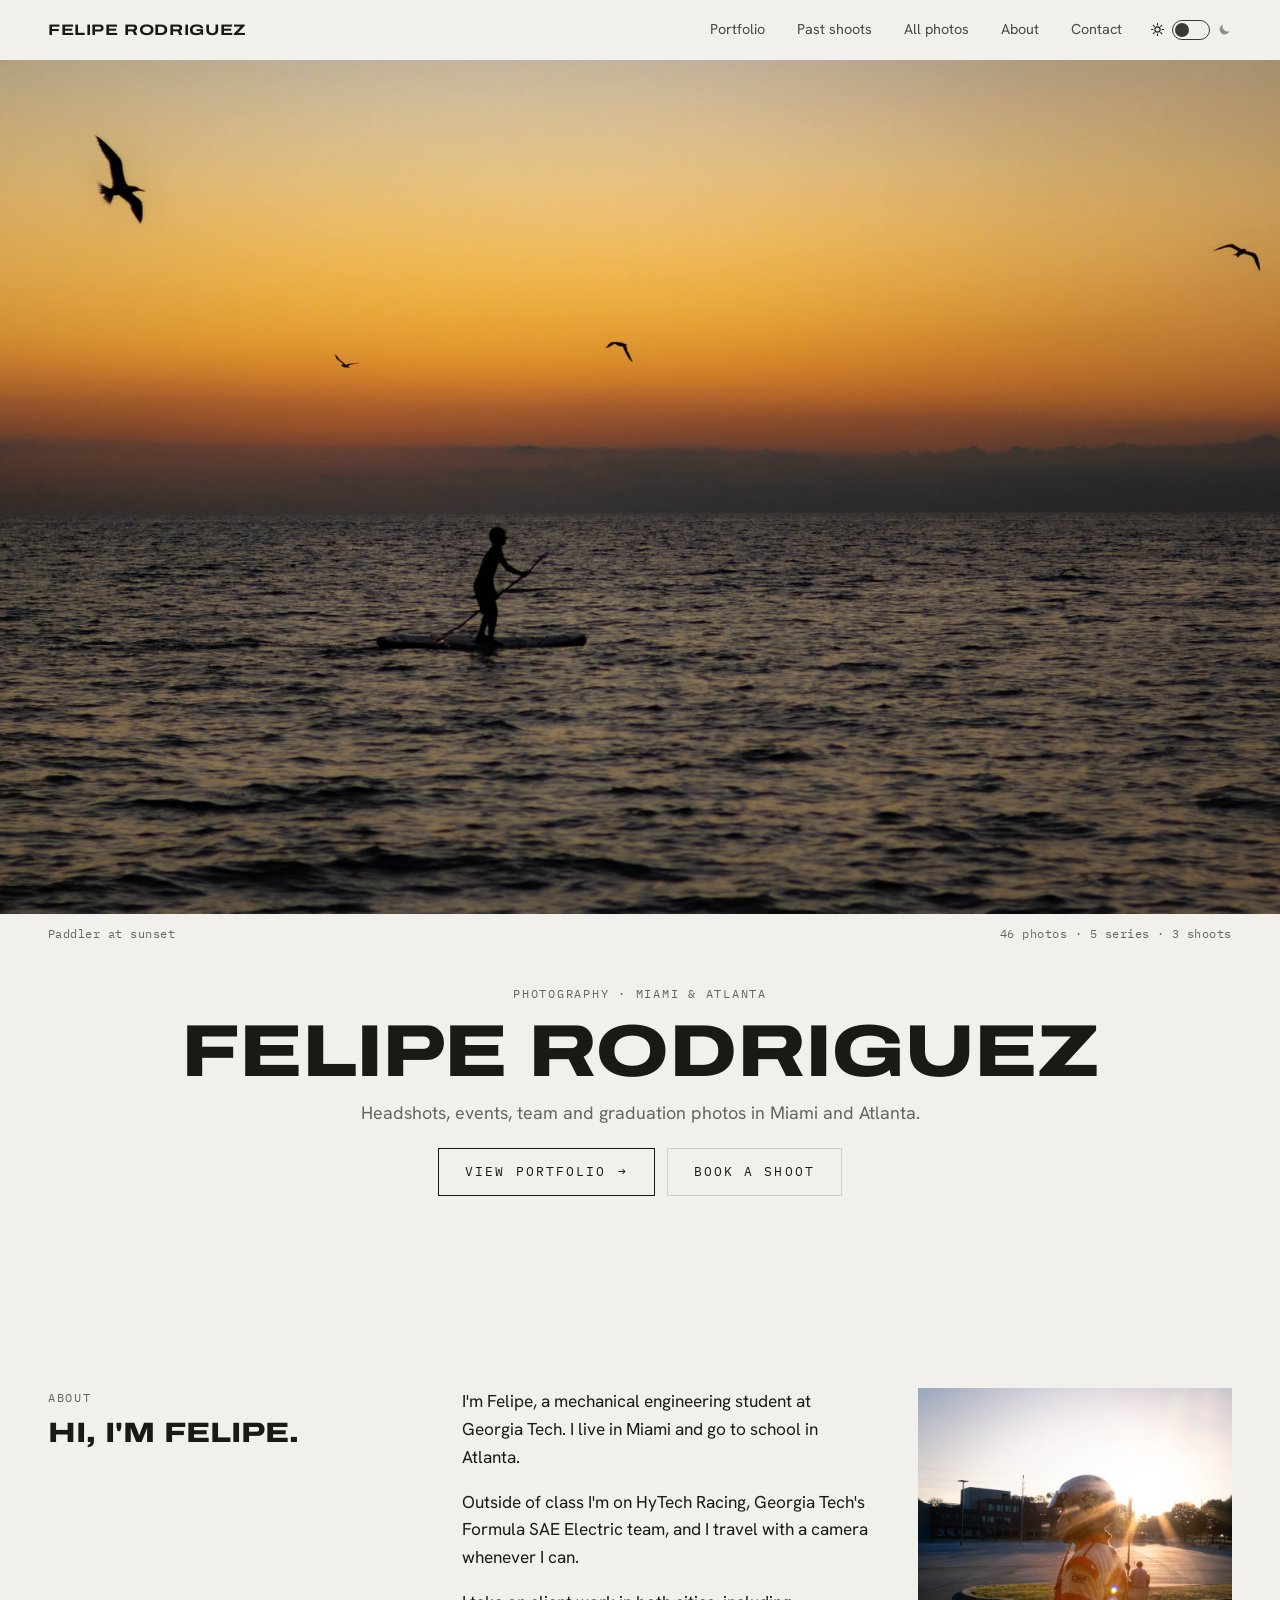
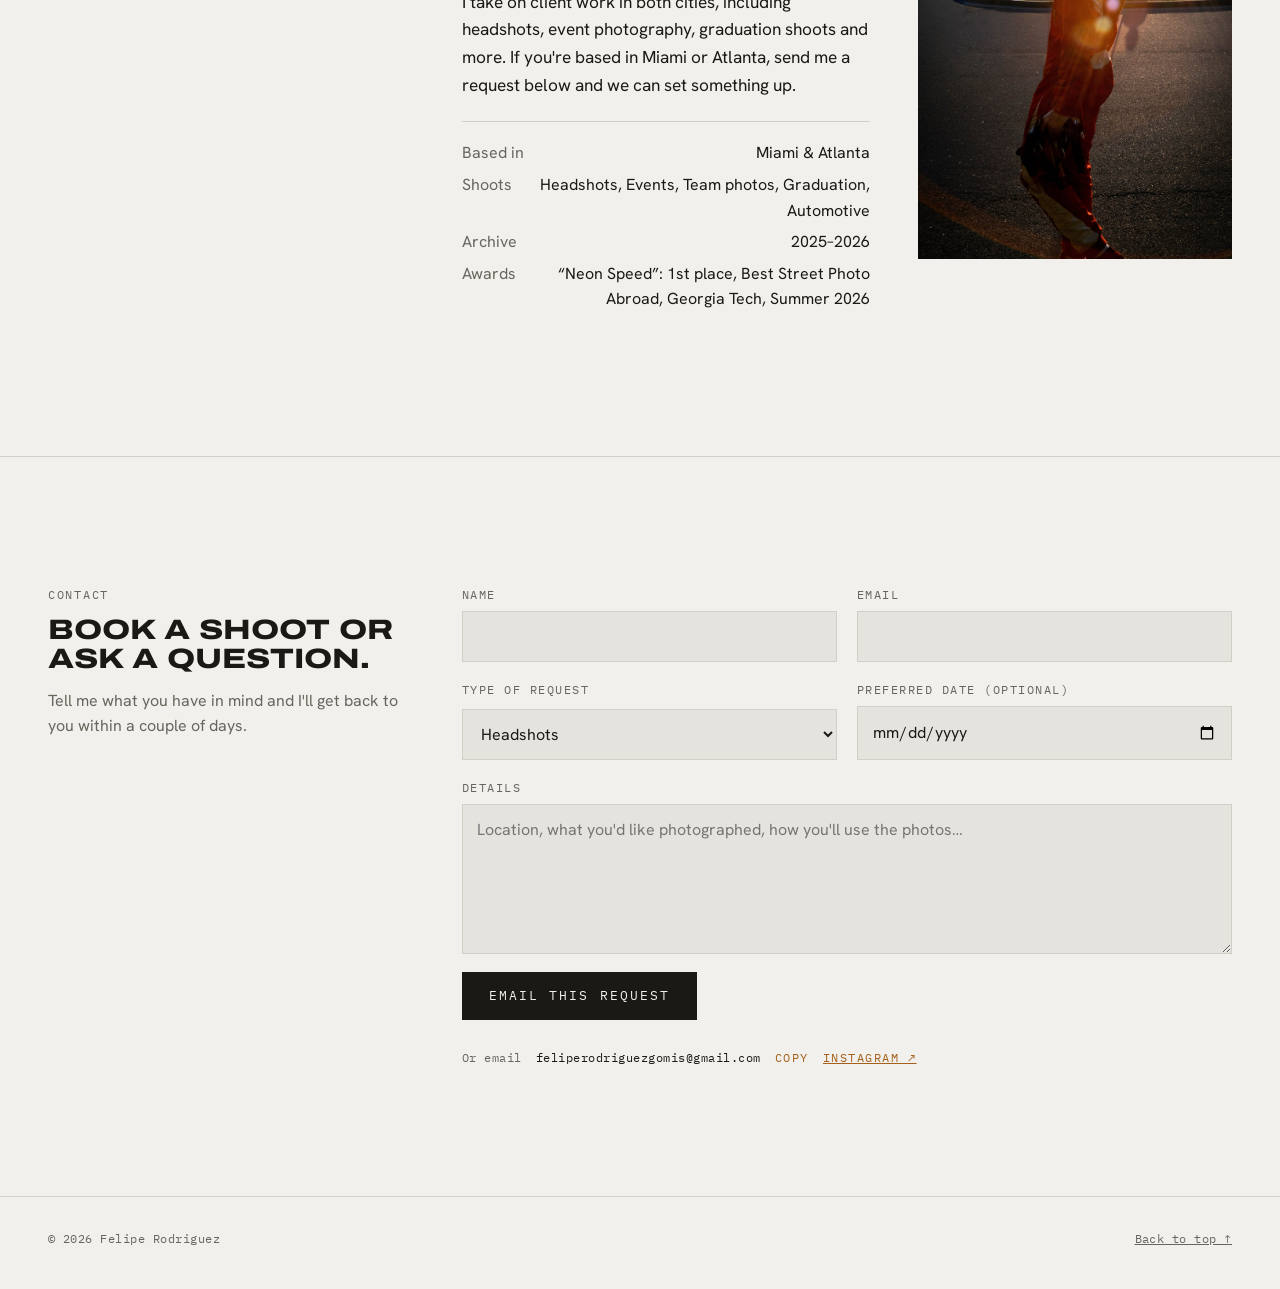
<file: index.html>
<!doctype html>
<html lang="en">
<head>
<meta charset="utf-8">
<meta name="viewport" content="width=device-width,initial-scale=1,viewport-fit=cover">
<title>Felipe Rodriguez | Photography</title>
<meta name="description" content="Photography by Felipe Rodriguez: travel, street, motorsport and client work in Miami and Atlanta.">
<link rel="icon" href="favicon.svg" type="image/svg+xml">
<link rel="icon" href="favicon-32.png" type="image/png" sizes="32x32">
<link rel="apple-touch-icon" href="apple-touch-icon.png">
<link rel="stylesheet" href="https://fonts.googleapis.com/css2?family=Archivo:wdth,wght@62..125,400..800&family=Hanken+Grotesk:wght@400;500;600&family=IBM+Plex+Mono:wght@400;500&display=swap">
<link rel="stylesheet" href="css/style.css">
<script>try { var t = localStorage.getItem("theme"); if (t === "light" || t === "dark") document.documentElement.setAttribute("data-theme", t); } catch (e) {}</script>
</head>
<body>


<header class="site-header" id="site-header">
  <div class="wrap bar">
    <a class="brand" href="#home"><span class="full" data-site="name"></span><span class="short" data-site="initials"></span></a>
    <div class="header-right">
      <nav class="nav" id="nav" aria-label="Main">
        <a href="#portfolio" data-nav="portfolio">Portfolio</a>
        <a href="#shoots" data-nav="shoots">Past shoots</a>
        <a href="#all" data-nav="all">All photos</a>
        <a href="#about" data-nav="about">About</a>
        <a href="#contact" data-nav="contact">Contact</a>
      </nav>
      <button class="theme-switch" id="theme-toggle" type="button" role="switch" aria-checked="true" aria-label="Dark mode" title="Switch light / dark">
        <svg class="ico sun" viewBox="0 0 24 24" aria-hidden="true"><circle cx="12" cy="12" r="4.2"/><path d="M12 2.5v2.2M12 19.3v2.2M2.5 12h2.2M19.3 12h2.2M5.3 5.3l1.6 1.6M17.1 17.1l1.6 1.6M5.3 18.7l1.6-1.6M17.1 6.9l1.6-1.6"/></svg>
        <span class="track"><span class="thumb"></span></span>
        <svg class="ico moon" viewBox="0 0 24 24" aria-hidden="true"><path d="M20 14.6A8.2 8.2 0 0 1 9.4 4a8.2 8.2 0 1 0 10.6 10.6z"/></svg>
      </button>
      <button class="menu-btn" id="menu-btn" type="button" aria-expanded="false" aria-controls="nav">Menu</button>
    </div>
  </div>
</header>

<main id="app">
  <!-- HOME: banner, about, contact -->
  <section class="view" id="view-home" aria-label="Home">
    <div class="hero">
      <img id="hero-img" alt="">
      <div class="hero-meta mono" aria-hidden="true">
        <span id="hero-caption"></span>
        <span id="hero-count"></span>
      </div>
      <div class="hero-inner">
        <p class="eyebrow" data-site="tagline-line"></p>
        <h1 data-site="name"></h1>
        <p class="hero-pitch" data-site="pitch"></p>
        <div class="hero-actions">
          <a class="btn-photo" href="#portfolio">View portfolio <span aria-hidden="true">→</span></a>
          <a class="btn-photo quiet" href="#contact">Book a shoot</a>
        </div>
      </div>
    </div>

    <section class="section" id="about">
      <div class="wrap split">
        <div>
          <p class="eyebrow">About</p>
          <h2>Hi, I'm <span data-site="first"></span>.</h2>
        </div>
        <div class="about-body">
          <div>
            <div id="about-text"></div>
            <dl class="facts" id="about-facts"></dl>
          </div>
          <figure><img id="about-img" alt="" loading="lazy"></figure>
        </div>
      </div>
    </section>

    <section class="section" id="contact">
      <div class="wrap split">
        <div>
          <p class="eyebrow">Contact</p>
          <h2>Book a shoot or ask a question.</h2>
          <p class="page-intro">Tell me what you have in mind and I'll get back to you within a couple of days.</p>
        </div>
        <div>
          <form class="form" id="contact-form" novalidate>
            <div class="field">
              <label for="f-name">Name</label>
              <input id="f-name" name="name" autocomplete="name" required>
            </div>
            <div class="field">
              <label for="f-email">Email</label>
              <input id="f-email" name="email" type="email" autocomplete="email" required>
            </div>
            <div class="field">
              <label for="f-type">Type of request</label>
              <select id="f-type" name="request_type"></select>
            </div>
            <div class="field">
              <label for="f-date">Preferred date (optional)</label>
              <input id="f-date" name="preferred_date" type="date">
            </div>
            <div class="field wide">
              <label for="f-msg">Details</label>
              <textarea id="f-msg" name="message" required placeholder="Location, what you'd like photographed, how you'll use the photos…"></textarea>
            </div>
            <div class="form-actions wide">
              <button class="btn" type="submit" id="f-submit">Send request</button>
              <p class="form-status" id="f-status" role="status"></p>
            </div>
          </form>
          <div class="contact-direct mono">
            <span>Or email</span>
            <span class="addr" id="contact-email"></span>
            <button class="linkish" type="button" id="copy-email">Copy</button>
            <a id="contact-ig" class="linkish" target="_blank" rel="noopener" hidden>Instagram ↗</a>
          </div>
        </div>
      </div>
    </section>
  </section>

  <!-- PORTFOLIO: category covers -->
  <section class="view page-top" id="view-portfolio" aria-label="Portfolio" hidden>
    <div class="wrap">
      <p class="eyebrow">Portfolio</p>
      <h1 class="page-title">Selected work</h1>

      <section class="shoots" id="shoots" aria-labelledby="shoots-title">
        <div class="shoots-head">
          <div>
            <p class="eyebrow">Client work</p>
            <h2 class="sub-title" id="shoots-title">Past shoots</h2>
          </div>
          <p class="page-intro" id="shoots-intro"></p>
        </div>
        <div class="shoot-grid" id="shoot-grid"></div>
      </section>

      <section class="series" aria-labelledby="series-title">
        <div class="shoots-head">
          <div>
            <p class="eyebrow">Personal work</p>
            <h2 class="sub-title" id="series-title">Series</h2>
          </div>
          <a class="all-box" href="#all">
            <span class="stack" id="all-box-stack"></span>
            <span><strong>All photos</strong><span class="mono" id="all-box-count"></span></span>
            <span class="arrow" aria-hidden="true">→</span>
          </a>
        </div>
        <div class="cats" id="cats"></div>
      </section>
    </div>
  </section>

  <!-- CATEGORY: carousel -->
  <section class="view page-top" id="view-category" aria-label="Category" hidden>
    <div class="wrap">
      <a class="back mono" id="cat-back" href="#portfolio">← Portfolio</a>
      <h1 class="page-title" id="cat-title"></h1>
      <p class="shoot-meta mono" id="cat-meta" hidden></p>
      <p class="page-intro" id="cat-blurb"></p>
      <div class="sequence" id="sequence"></div>
      <div class="cat-next"><a class="back mono" id="cat-next-link"></a></div>
    </div>
  </section>

  <!-- ALL PHOTOS: filterable grid -->
  <section class="view page-top" id="view-all" aria-label="All photos" hidden>
    <div class="wrap">
      <a class="back mono" href="#portfolio">← Portfolio</a>
      <h1 class="page-title">All photos</h1>
      <div class="filters">
        <div class="filter-row" id="flt-subject"><span class="eyebrow">Subject</span></div>
        <div class="filter-row" id="flt-color"><span class="eyebrow">Color</span></div>
        <div class="filter-row">
          <span class="eyebrow">Date</span>
          <select class="select" id="flt-year" aria-label="Year taken"></select>
          <select class="select" id="flt-sort" aria-label="Sort order">
            <option value="new">Newest first</option>
            <option value="old">Oldest first</option>
          </select>
        </div>
      </div>
      <div class="results-bar">
        <span class="mono" id="result-count"></span>
        <button class="linkish" type="button" id="clear-filters">Clear filters</button>
      </div>
      <div class="grid" id="grid"></div>
      <p class="empty" id="grid-empty" hidden>No photos match these filters.</p>
    </div>
  </section>
</main>

<footer class="wrap site-footer mono">
  <span id="footer-copy"></span>
  <a href="#home">Back to top ↑</a>
</footer>

<div class="lightbox" id="lightbox" hidden role="dialog" aria-modal="true" aria-label="Photo viewer">
  <div class="top">
    <span class="mono" id="lb-count"></span>
    <button class="icon-btn" id="lb-close" type="button" aria-label="Close">✕</button>
  </div>
  <div class="img-wrap">
    <img id="lb-img" alt="">
    <button class="icon-btn nav-l" id="lb-prev" type="button" aria-label="Previous">←</button>
    <button class="icon-btn nav-r" id="lb-next" type="button" aria-label="Next">→</button>
  </div>
  <figcaption id="lb-cap"></figcaption>
</div>

<script src="js/sizes.js"></script>
<script src="js/photos.js"></script>
<script src="js/app.js"></script>

</body>
</html>
</file>
<file: css/style.css>
/* Layout concept: a dark viewing room. Photos run edge to edge; text sits in a
   narrow column beside them; technical details are set in mono like film-edge markings. */
:root {
  --bg: #11100e;          /* viewing-room charcoal, slightly warm */
  --surface: #1b1a17;
  --fg: #ece8e1;
  --muted: #9b968c;
  --line: #2e2c28;
  --accent: #e3a44c;      /* safelight amber */
  --on-photo: #ffffff;
  --shade: rgba(8, 7, 6, 0.62);

  --font-display: "Archivo", "Helvetica Neue", Arial, sans-serif;
  --font-body: "Hanken Grotesk", "Helvetica Neue", Arial, sans-serif;
  --font-mono: "IBM Plex Mono", ui-monospace, "SFMono-Regular", Menlo, monospace;

  --step--1: 0.78rem;
  --step-0: 1rem;
  --step-1: 1.25rem;
  --step-2: 1.75rem;
  --step-3: clamp(2rem, 4.5vw, 3.25rem);
  --step-4: clamp(2.4rem, 7vw, 5.5rem);

  --gutter: clamp(16px, 4vw, 48px);
  --header-h: 60px;
  color-scheme: dark;
}
@media (prefers-color-scheme: light) {
  :root:not([data-theme="dark"]) {
    --bg: #f1f0ec; --surface: #e5e3dd; --fg: #1a1916; --muted: #69655d;
    --line: #d2cfc7; --accent: #a5601b; --shade: rgba(8, 7, 6, 0.55);
    color-scheme: light;
  }
}
:root[data-theme="light"] {
  --bg: #f1f0ec; --surface: #e5e3dd; --fg: #1a1916; --muted: #69655d;
  --line: #d2cfc7; --accent: #a5601b; --shade: rgba(8, 7, 6, 0.55);
  color-scheme: light;
}

*, *::before, *::after { box-sizing: border-box; }
html { scroll-behavior: smooth; }
@media (prefers-reduced-motion: reduce) {
  html { scroll-behavior: auto; }
  *, *::before, *::after { animation-duration: 0.01ms !important; transition-duration: 0.01ms !important; }
}
body {
  margin: 0;
  background: var(--bg);
  color: var(--fg);
  font-family: var(--font-body);
  font-size: var(--step-0);
  line-height: 1.6;
  -webkit-font-smoothing: antialiased;
}
/* height:auto keeps every photo at its own shape; the width/height attributes only reserve space. */
img { max-width: 100%; height: auto; display: block; }
a { color: inherit; }
button, input, select, textarea { font: inherit; color: inherit; }
:focus-visible { outline: 2px solid var(--accent); outline-offset: 3px; }
[hidden] { display: none !important; }

.mono { font-family: var(--font-mono); font-size: var(--step--1); letter-spacing: 0.04em; }
.eyebrow {
  font-family: var(--font-mono); font-size: var(--step--1); text-transform: uppercase;
  letter-spacing: 0.14em; color: var(--muted); margin: 0;
}
.wrap { max-width: 1320px; margin-inline: auto; padding-inline: var(--gutter); }

/* ---------- Header ---------- */
.site-header {
  position: fixed; inset: 0 0 auto 0; z-index: 20;
  padding-top: env(safe-area-inset-top, 0px);
  transition: background 0.3s, border-color 0.3s;
  border-bottom: 1px solid transparent;
}
.site-header .bar {
  height: var(--header-h); display: flex; align-items: center; justify-content: space-between; gap: 16px;
}
.site-header.solid { background: color-mix(in srgb, var(--bg) 92%, transparent); backdrop-filter: blur(10px); border-color: var(--line); }
.site-header.over-photo { color: var(--on-photo); }
.brand {
  font-family: var(--font-display); font-stretch: 125%; font-weight: 700; text-transform: uppercase;
  letter-spacing: 0.04em; text-decoration: none; font-size: 0.95rem; white-space: nowrap;
}
.brand .short { display: none; }
.nav { display: flex; gap: clamp(14px, 2.6vw, 32px); }
.nav a {
  text-decoration: none; font-size: 0.9rem; opacity: 0.78; padding-block: 6px; border-bottom: 1px solid transparent;
}
.nav a:hover, .nav a[aria-current="page"] { opacity: 1; border-color: currentColor; }
@media (max-width: 640px) {
  .brand .full { display: none; }
  .brand .short { display: inline; }
  .nav a { font-size: 0.84rem; }
}

/* ---------- Views ---------- */
.view { animation: rise 0.45s ease both; }
@keyframes rise { from { opacity: 0.001; transform: translateY(8px); } to { opacity: 1; transform: none; } }
.page-top { padding-top: calc(var(--header-h) + env(safe-area-inset-top, 0px) + clamp(28px, 6vw, 72px)); }
.page-title {
  font-family: var(--font-display); font-stretch: 125%; font-weight: 800; text-transform: uppercase;
  font-size: var(--step-3); line-height: 1; letter-spacing: -0.01em; margin: 10px 0 0; text-wrap: balance;
}
.page-intro { color: var(--muted); max-width: 60ch; margin: 14px 0 0; }

/* ---------- Hero ---------- */
.hero {
  position: relative; height: clamp(440px, 78vh, 820px); display: grid; place-items: center;
  color: var(--on-photo); text-align: center; overflow: hidden; background: #000;
}
.hero img { position: absolute; inset: 0; width: 100%; height: 100%; object-fit: cover; }
.hero::after {
  content: ""; position: absolute; inset: 0;
  background: radial-gradient(ellipse at center, rgba(0,0,0,0.15), rgba(0,0,0,0.55));
}
.hero-inner { position: relative; z-index: 1; display: grid; justify-items: center; gap: 22px; padding-inline: var(--gutter); }
.hero .eyebrow { color: rgba(255,255,255,0.78); }
.hero h1 {
  margin: 0; font-family: var(--font-display); font-stretch: 125%; font-weight: 800; text-transform: uppercase;
  font-size: var(--step-4); line-height: 0.92; letter-spacing: -0.015em; text-wrap: balance;
}
.btn-photo {
  display: inline-flex; align-items: center; gap: 12px; text-decoration: none;
  border: 1px solid rgba(255,255,255,0.75); color: var(--on-photo); padding: 13px 26px;
  font-family: var(--font-mono); font-size: 0.8rem; text-transform: uppercase; letter-spacing: 0.16em;
  background: rgba(0,0,0,0.18); backdrop-filter: blur(4px); transition: background 0.2s, color 0.2s;
}
.btn-photo:hover { background: #fff; color: #111; }
.hero-meta {
  position: absolute; z-index: 1; bottom: 18px; left: var(--gutter); right: var(--gutter);
  display: flex; justify-content: space-between; gap: 12px; color: rgba(255,255,255,0.7);
}

/* ---------- Sections ---------- */
.section { padding-block: clamp(64px, 10vw, 128px); border-bottom: 1px solid var(--line); }
.split { display: grid; grid-template-columns: minmax(0, 1fr) minmax(0, 2.2fr); gap: clamp(24px, 5vw, 80px); }
.split > * { min-width: 0; }
@media (max-width: 820px) { .split { grid-template-columns: minmax(0, 1fr); } }
.section h2 {
  font-family: var(--font-display); font-stretch: 125%; font-weight: 800; text-transform: uppercase;
  font-size: var(--step-2); line-height: 1.05; margin: 10px 0 0; text-wrap: balance;
}
.about-body { display: grid; grid-template-columns: minmax(0, 1.3fr) minmax(0, 1fr); gap: clamp(20px, 4vw, 48px); align-items: start; }
@media (max-width: 820px) { .about-body { grid-template-columns: minmax(0, 1fr); } }
.about-body p { margin: 0 0 1em; max-width: 62ch; font-size: 1.08rem; }
.about-body figure { margin: 0; }
.about-body figure img { width: 100%; }
.facts { display: grid; gap: 6px; margin-top: 22px; padding-top: 18px; border-top: 1px solid var(--line); }
.facts div { display: flex; justify-content: space-between; gap: 16px; }
.facts dt { color: var(--muted); }
.facts dd { margin: 0; text-align: right; }

/* ---------- Contact ---------- */
.form { display: grid; grid-template-columns: repeat(2, minmax(0, 1fr)); gap: 18px 20px; }
.form .wide { grid-column: 1 / -1; }
@media (max-width: 560px) { .form { grid-template-columns: minmax(0, 1fr); } }
.field { display: grid; gap: 6px; }
.field label { font-family: var(--font-mono); font-size: var(--step--1); text-transform: uppercase; letter-spacing: 0.12em; color: var(--muted); }
.field input, .field select, .field textarea {
  width: 100%; background: var(--surface); border: 1px solid var(--line); border-radius: 0;
  padding: 12px 14px; outline: none; transition: border-color 0.2s;
}
.field textarea { min-height: 150px; resize: vertical; }
.field input:focus, .field select:focus, .field textarea:focus { border-color: var(--accent); }
.form-actions { display: flex; flex-wrap: wrap; align-items: center; gap: 16px; }
.btn {
  border: 1px solid var(--fg); background: var(--fg); color: var(--bg); padding: 13px 26px; cursor: pointer;
  font-family: var(--font-mono); font-size: 0.8rem; text-transform: uppercase; letter-spacing: 0.16em;
}
.btn:hover { background: var(--accent); border-color: var(--accent); }
.btn:disabled { opacity: 0.5; cursor: progress; }
.form-status { margin: 0; color: var(--muted); }
.form-status.ok { color: var(--accent); }
.contact-direct { margin-top: 28px; display: flex; flex-wrap: wrap; align-items: center; gap: 10px 14px; color: var(--muted); }
.contact-direct .addr { color: var(--fg); user-select: all; }
.linkish {
  background: none; border: 0; padding: 0; cursor: pointer; color: var(--accent);
  font-family: var(--font-mono); font-size: var(--step--1); text-transform: uppercase; letter-spacing: 0.12em;
}

.site-footer { padding-block: 32px 40px; display: flex; flex-wrap: wrap; justify-content: space-between; gap: 12px; color: var(--muted); }

/* ---------- Portfolio (categories) ---------- */
.all-box {
  margin-top: 36px; display: inline-flex; align-items: center; gap: 16px; text-decoration: none;
  border: 1px solid var(--line); padding: 10px 18px 10px 10px; background: var(--surface); max-width: 100%;
  transition: border-color 0.2s;
}
.all-box:hover { border-color: var(--accent); }
/* The thumbnail strip never shrinks (phone Safari squeezed it and the photos spilled over the
   text); thumbnails keep their own shape at 40px tall, and the text takes the remaining width. */
.all-box .stack { display: flex; flex: none; }
.all-box .stack img { flex: none; width: auto; max-width: none; height: 40px; box-shadow: 0 0 0 2px var(--surface); }
.all-box > span:nth-child(2) { flex: 1 1 auto; min-width: 0; }
.all-box .stack img + img { margin-left: -14px; }
.all-box strong { font-weight: 600; display: block; line-height: 1.2; }
.all-box .mono { color: var(--muted); }
.all-box .arrow { color: var(--accent); font-size: 1.2rem; }

.sub-title {
  font-family: var(--font-display); font-stretch: 125%; font-weight: 800; text-transform: uppercase;
  font-size: var(--step-2); line-height: 1.05; margin: 10px 0 0;
}
.series { padding-block: clamp(32px, 6vw, 64px) clamp(56px, 9vw, 112px); border-top: 1px solid var(--line); }
.series .all-box { margin-top: 0; justify-self: end; }
@media (max-width: 760px) { .series .all-box { justify-self: start; } }

/* Photo rows: each tile's flex-grow is its photo's ratio (set in app.js), so the photos in a
   row share one height and none is cropped. Phones stack them. */
.photo-row { display: flex; align-items: flex-start; gap: clamp(10px, 1.4vw, 18px); }
.photo-row > * { min-width: 0; }
@media (max-width: 760px) { .photo-row { flex-direction: column; } .photo-row > * { flex: none !important; width: 100%; } }
.cats { display: grid; gap: clamp(10px, 1.4vw, 18px); margin-top: 32px; }
.cat {
  position: relative; display: block; overflow: hidden; text-decoration: none; color: var(--on-photo);
  background: #000; min-width: 0;
}
.cats-row:nth-child(even) .cat-label h2 { font-size: var(--step-2); }
.cat img { width: 100%; height: auto; transition: transform 0.9s cubic-bezier(.2,.7,.2,1); }
.cat:hover img, .cat:focus-visible img { transform: scale(1.025); opacity: 1; }
.cat::after { content: ""; position: absolute; inset: 0; background: linear-gradient(to top, rgba(0,0,0,0.7), rgba(0,0,0,0) 55%); }
.cat-label {
  position: absolute; z-index: 1; left: clamp(16px, 3vw, 36px); right: clamp(16px, 3vw, 36px); bottom: clamp(14px, 3vw, 32px);
  display: flex; align-items: flex-end; justify-content: space-between; gap: 16px; flex-wrap: wrap;
}
.cat-label h2 {
  margin: 0; font-family: var(--font-display); font-stretch: 125%; font-weight: 800; text-transform: uppercase;
  font-size: var(--step-3); line-height: 0.95;
}
.cat-label .mono { color: rgba(255,255,255,0.8); }

/* ---------- Category / carousel ---------- */
.back { text-decoration: none; color: var(--muted); }
.back:hover { color: var(--fg); }
/* The series as justified rows (built in app.js): photos in a row share a height and fill the
   width together, so they tile edge to edge at their own shapes. Phones stack them. */
/* --row-h is the tallest a photo may be: the screen minus the header and a caption line
   (app.js uses the same numbers to group rows). Capping a row's width at sum-of-ratios x
   --row-h keeps every whole photo on screen; a capped row is centred. */
.sequence {
  --row-h: calc(var(--screen-h, 100svh) - var(--header-h) - 96px); --seq-gap: clamp(10px, 1.4vw, 18px);
  display: grid; gap: clamp(18px, 2.4vw, 32px); margin-top: clamp(32px, 5vw, 56px);
}
.sequence .seq-row {
  gap: var(--seq-gap); width: 100%; margin-inline: auto;
  max-width: calc(var(--sum) * var(--row-h) + (var(--n) - 1) * var(--seq-gap));
}
.sequence figure { margin: 0; display: grid; gap: 8px; }
@media (max-width: 760px) {
  /* Stacked on phones: each photo is capped the same way, by its own ratio. */
  .sequence .seq-row { max-width: none; }
  .sequence figure { max-width: calc(var(--r) * var(--row-h)); margin-inline: auto; }
}
.sequence .open { display: block; width: 100%; padding: 0; border: 0; background: none; cursor: zoom-in; overflow: hidden; }
.sequence img { width: 100%; height: auto; transition: transform 0.7s cubic-bezier(.2,.7,.2,1); }
.sequence .open:hover img { transform: scale(1.02); }
.sequence figcaption { min-width: 0; }
figcaption { display: flex; justify-content: space-between; gap: 6px 16px; flex-wrap: wrap; }
figcaption .t { font-weight: 500; }
figcaption .mono { color: var(--muted); }
figcaption .award, .tile .meta .award { flex-basis: 100%; color: var(--accent); }
.lightbox figcaption .award { color: #e3a44c; }

.icon-btn {
  width: 46px; height: 46px; display: grid; place-items: center; cursor: pointer;
  background: transparent; border: 1px solid var(--line); color: var(--fg); font-size: 1.1rem;
}
.icon-btn:hover { border-color: var(--fg); }
.cat-next { display: flex; justify-content: flex-end; padding-block: 40px 80px; }

/* ---------- All photos ---------- */
.filters { display: grid; gap: 16px; margin-top: 32px; padding-block: 20px; border-block: 1px solid var(--line); }
.filter-row { display: flex; flex-wrap: wrap; align-items: center; gap: 8px 10px; }
.filter-row > .eyebrow { width: 70px; flex: 0 0 auto; }
.chip {
  border: 1px solid var(--line); background: transparent; padding: 6px 14px; cursor: pointer; border-radius: 999px;
  font-size: 0.88rem; text-transform: capitalize;
}
.chip:hover { border-color: var(--muted); }
.chip[aria-pressed="true"] { background: var(--fg); color: var(--bg); border-color: var(--fg); }
.swatch {
  width: 30px; height: 30px; border-radius: 50%; border: 2px solid var(--bg); cursor: pointer; padding: 0;
  box-shadow: 0 0 0 1px var(--line);
}
.swatch[aria-pressed="true"] { box-shadow: 0 0 0 2px var(--fg); }
.select { background: var(--surface); border: 1px solid var(--line); padding: 7px 12px; border-radius: 0; }
.results-bar { display: flex; justify-content: space-between; align-items: center; gap: 12px; margin-block: 20px; color: var(--muted); }
.grid { columns: 3 300px; column-gap: 14px; padding-bottom: 96px; }
.tile { break-inside: avoid; margin: 0 0 14px; position: relative; cursor: zoom-in; display: block; width: 100%; padding: 0; border: 0; background: var(--surface); text-align: left; }
/* A very tall photo is capped at the screen height (narrower, never cropped) so it fits whole. */
.tile img { width: auto; max-width: 100%; height: auto; max-height: calc(var(--screen-h, 100svh) - var(--header-h) - 48px); margin-inline: auto; }
.tile:has(img[height]) { background: transparent; }
.tile .meta {
  position: absolute; inset: auto 0 0 0; padding: 40px 14px 12px; color: var(--on-photo);
  background: linear-gradient(to top, rgba(0,0,0,0.78), rgba(0,0,0,0)); display: grid; gap: 2px;
  opacity: 0; transition: opacity 0.25s;
}
.tile:hover .meta, .tile:focus-visible .meta { opacity: 1; }
@media (hover: none) { .tile .meta { display: none; } }
@media (max-width: 600px) { .grid { columns: 2; column-gap: 8px; } .tile { margin-bottom: 8px; } }
.tile .meta .t { font-weight: 500; }
.tile .meta .mono { color: rgba(255,255,255,0.82); }
.dot { display: inline-block; width: 9px; height: 9px; border-radius: 50%; margin-right: 6px; vertical-align: 0; }
.empty { padding: 60px 0 120px; color: var(--muted); }

/* ---------- Lightbox ---------- */
.lightbox {
  position: fixed; inset: 0; z-index: 50; background: rgba(6, 6, 5, 0.96); color: #eee;
  display: grid; grid-template-rows: auto minmax(0, 1fr) auto; padding: calc(env(safe-area-inset-top, 0px) + 12px) 16px calc(env(safe-area-inset-bottom, 0px) + 16px);
}
.lightbox .top { display: flex; justify-content: space-between; align-items: center; }
.lightbox .icon-btn { color: #eee; border-color: rgba(255,255,255,0.25); }
.lightbox .img-wrap { display: grid; grid-template: minmax(0, 1fr) / minmax(0, 1fr); place-items: center; min-height: 0; position: relative; }
/* Whole photo fits the viewer: definite cell above lets max-height:100% work; width/height auto keeps the ratio */
.lightbox img { width: auto; height: auto; max-height: 100%; max-width: 100%; object-fit: contain; }
.lightbox .nav-l, .lightbox .nav-r { position: absolute; top: 50%; transform: translateY(-50%); background: rgba(0,0,0,0.4); }
.lightbox .nav-l { left: 0; } .lightbox .nav-r { right: 0; }
.lightbox figcaption { padding-top: 14px; }
.lightbox figcaption .mono { color: rgba(255,255,255,0.65); }

/* ---------- Header: theme switch + phone menu ---------- */
.header-right { display: flex; align-items: center; gap: clamp(14px, 2.4vw, 28px); }
.theme-switch {
  display: inline-flex; align-items: center; gap: 7px; padding: 4px 0; background: none; border: 0;
  color: inherit; cursor: pointer;
}
.theme-switch .ico { width: 15px; height: 15px; fill: none; stroke: currentColor; stroke-width: 1.8; stroke-linecap: round; opacity: 0.45; transition: opacity 0.2s; }
.theme-switch .moon { fill: currentColor; stroke: none; }
.theme-switch .track {
  position: relative; width: 38px; height: 20px; border-radius: 999px;
  border: 1px solid currentColor; opacity: 0.85;
}
.theme-switch .thumb {
  position: absolute; top: 2px; left: 2px; width: 14px; height: 14px; border-radius: 50%;
  background: currentColor; transition: transform 0.25s cubic-bezier(.3,.7,.3,1);
}
.theme-switch[aria-checked="true"] .thumb { transform: translateX(18px); }
.theme-switch[aria-checked="true"] .moon, .theme-switch[aria-checked="false"] .sun { opacity: 1; }

.menu-btn {
  display: none; background: none; border: 1px solid currentColor; padding: 5px 12px; cursor: pointer;
  font-family: var(--font-mono); font-size: 0.72rem; text-transform: uppercase; letter-spacing: 0.14em;
}
@media (max-width: 860px) {
  .menu-btn { display: inline-block; }
  .nav {
    display: none; position: absolute; top: 100%; left: 0; right: 0; flex-direction: column; gap: 0;
    background: var(--bg); color: var(--fg); border-bottom: 1px solid var(--line);
    padding: 6px var(--gutter) 14px;
  }
  .nav.open { display: flex; }
  .nav a { font-size: 1.05rem; padding-block: 12px; border-bottom: 1px solid var(--line); opacity: 1; }
  .nav a:last-child { border-bottom: 0; }
  .nav a[aria-current="page"] { color: var(--accent); border-color: var(--line); }
  .site-header .bar { position: static; }
  .site-header { position: fixed; }
}

/* ---------- Past shoots ---------- */
.shoots { padding-block: clamp(32px, 6vw, 64px) clamp(56px, 9vw, 112px); border-top: 1px solid var(--line); scroll-margin-top: calc(var(--header-h) + 12px); }
.shoots-head { display: grid; grid-template-columns: minmax(0, 1fr) minmax(0, 1.4fr); gap: 12px clamp(24px, 5vw, 80px); align-items: end; }
.shoots-head > * { min-width: 0; }
.shoots-head .page-intro { margin: 0; }
@media (max-width: 760px) { .shoots-head { grid-template-columns: minmax(0, 1fr); } }
.shoot-grid { display: grid; gap: clamp(28px, 4vw, 48px); margin-top: 32px; }
.shoots-row { gap: clamp(18px, 2.4vw, 28px); }
.shoot { display: grid; gap: 12px; text-decoration: none; min-width: 0; }
.shoot .frame { overflow: hidden; max-width: 100%; background: var(--surface); }
.shoot img { width: 100%; height: auto; transition: transform 0.8s cubic-bezier(.2,.7,.2,1); }
.shoot:hover img, .shoot:focus-visible img { transform: scale(1.04); }
.shoot .row { display: flex; justify-content: space-between; gap: 12px; color: var(--muted); }
.shoot .tag { color: var(--accent); }
.shoot h3 { margin: 0; font-family: var(--font-display); font-stretch: 112%; font-weight: 700; font-size: var(--step-1); line-height: 1.15; }
.shoot .client { margin: -6px 0 0; color: var(--muted); }
.shoot-meta { margin: 14px 0 0; color: var(--muted); display: flex; flex-wrap: wrap; gap: 6px 18px; }
.shoot-meta .tag { color: var(--accent); }
@media (max-width: 560px) { #hero-count { display: none; } }

/* ---------- Responsive tuning: one photo per row on phones ---------- */
@media (max-width: 1000px) { .grid { columns: 2; column-gap: 12px; } .tile { margin-bottom: 12px; } }
@media (max-width: 600px) {
  .grid { columns: 1; }
  .tile { margin-bottom: 14px; }
}

/* Banner: the whole photo, uncropped and uncovered; name and button sit below it */
.hero {
  height: auto; display: block; overflow: visible; background: var(--bg); color: var(--fg);
  padding-top: calc(var(--header-h) + env(safe-area-inset-top, 0px));
}
.hero::after { display: none; }
/* The photo spans the full width at its own shape: never cropped, never covered. */
.hero img { position: static; width: 100%; height: auto; }
.hero-inner {
  justify-items: center; gap: 14px; padding: clamp(22px, 3.5vw, 40px) var(--gutter) clamp(32px, 5vw, 64px);
}
.hero h1 { font-size: clamp(2.4rem, 6vw, 4.6rem); }
.hero-pitch { margin: 0; max-width: 62ch; color: var(--muted); font-size: clamp(1rem, 1.4vw, 1.15rem); text-wrap: balance; }
.hero-actions { display: flex; flex-wrap: wrap; justify-content: center; gap: 12px; margin-top: 6px; }
.hero-actions .btn-photo { margin-top: 0; }
.btn-photo.quiet { border-color: var(--line); }
.btn-photo.quiet:hover { border-color: var(--fg); }
.hero .eyebrow { color: var(--muted); }
.hero h1 { color: var(--fg); }
.btn-photo { margin-top: 10px; color: var(--fg); border-color: var(--fg); background: transparent; backdrop-filter: none; }
.btn-photo:hover { background: var(--fg); color: var(--bg); }
.hero-meta { position: static; display: flex; justify-content: space-between; width: 100%; max-width: 1320px; margin: 0 auto; color: var(--muted); padding: 10px var(--gutter) 0; text-align: left; }
.site-header.over-photo { color: inherit; }
/* Past shoots now opens the portfolio page, right under the title rule. */
.page-title + .shoots { border-top: 0; padding-top: clamp(24px, 4vw, 48px); }
</file>
